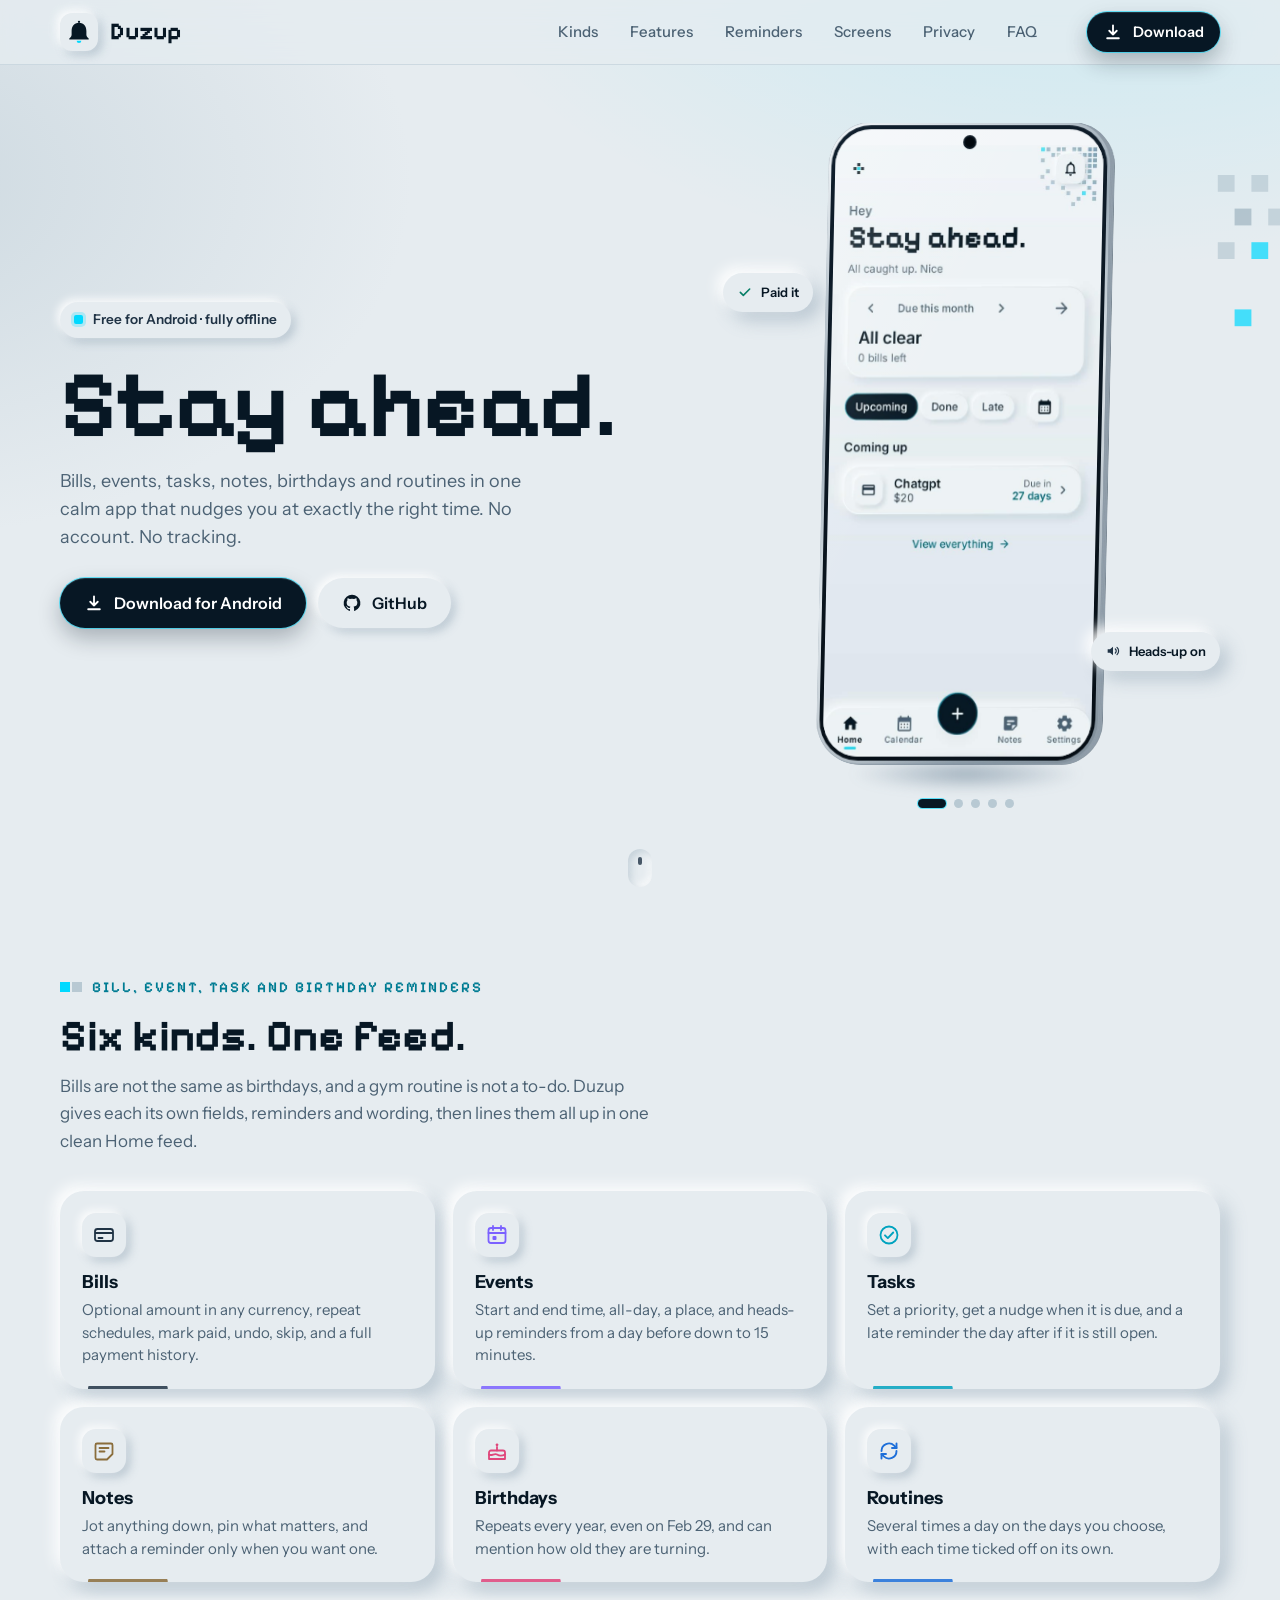
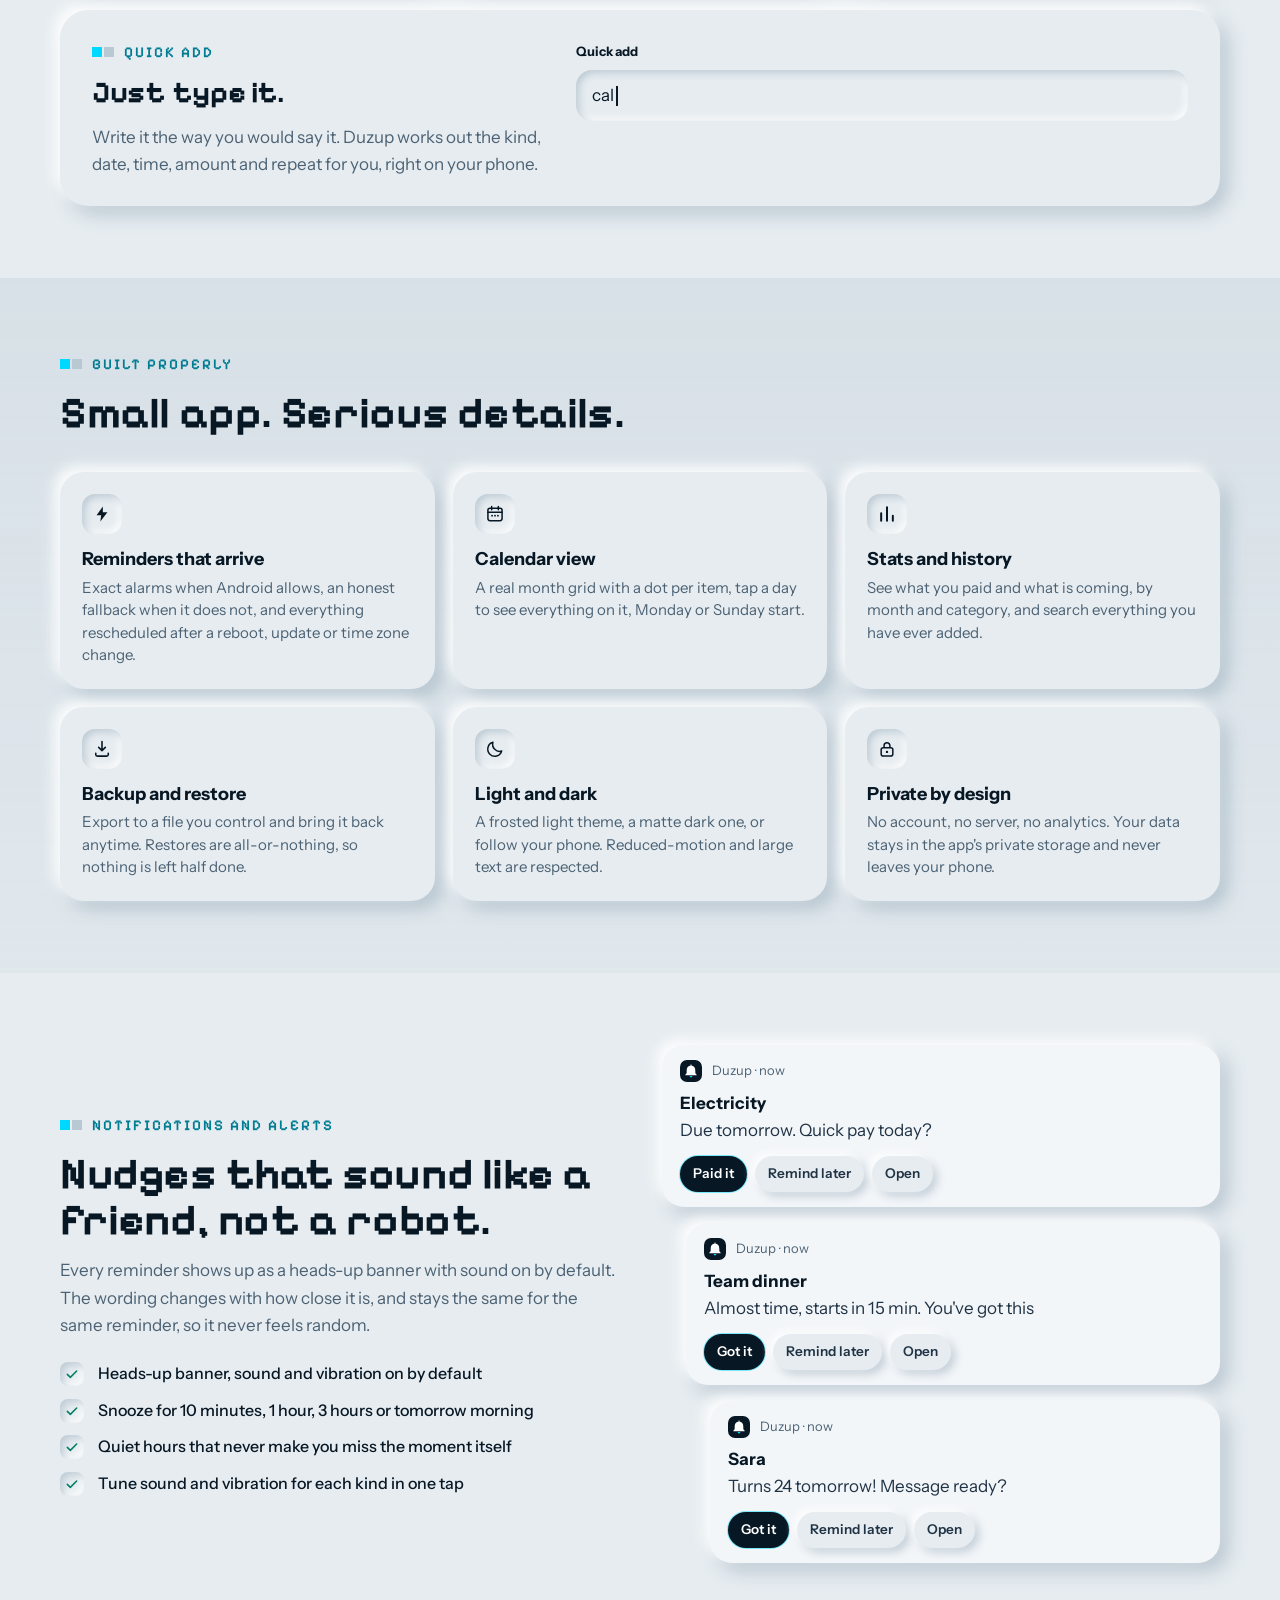
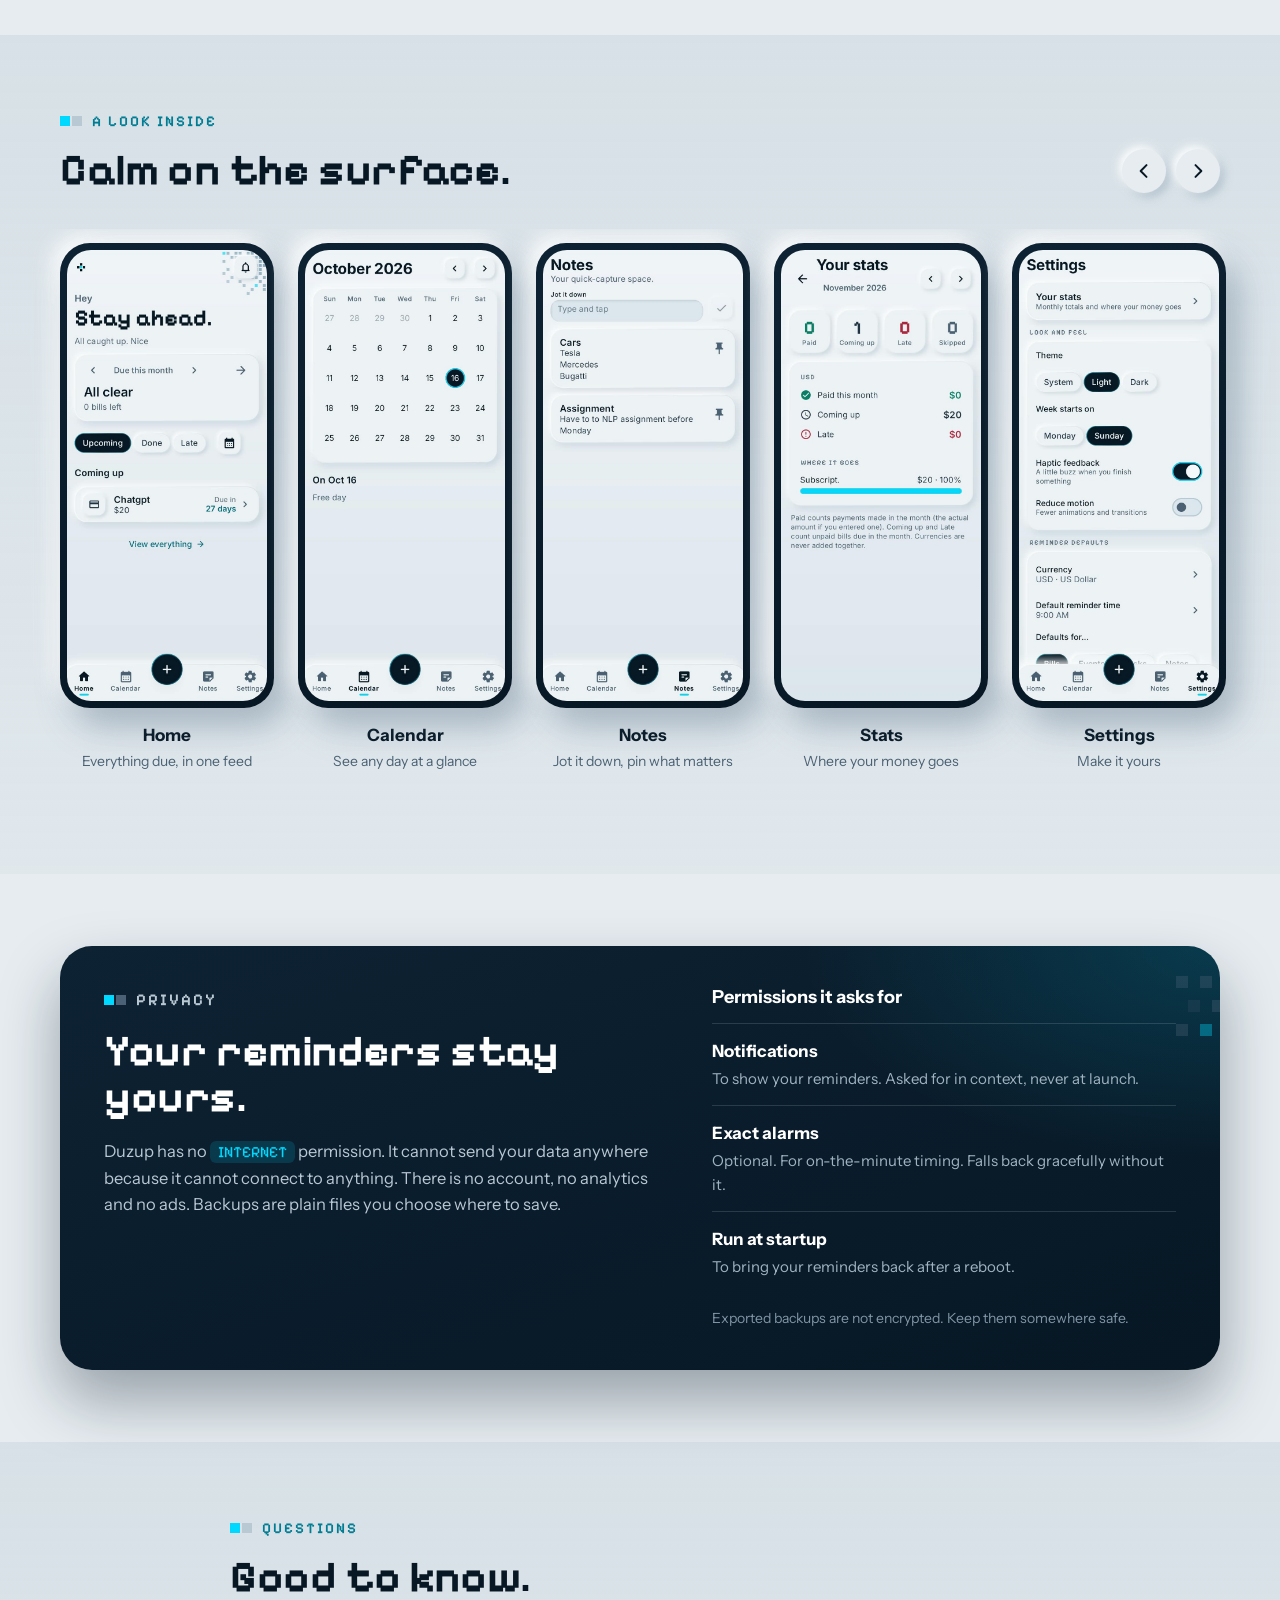
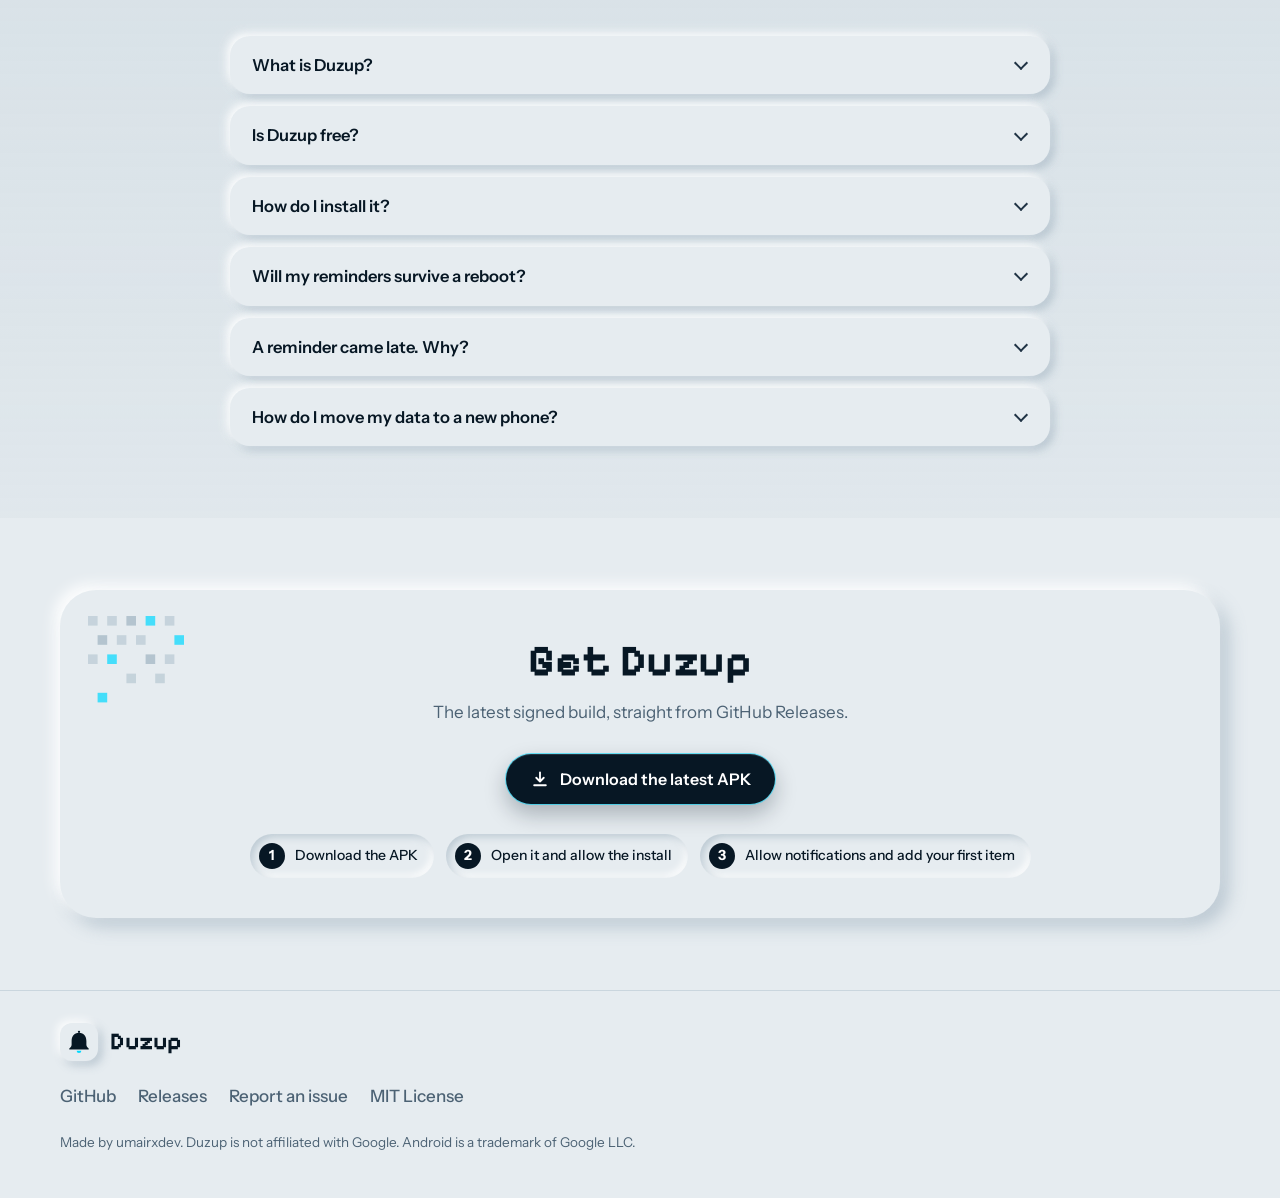
<file: index.html>
<!doctype html>
<html lang="en">
<head>
<meta charset="utf-8">
<meta name="viewport" content="width=device-width, initial-scale=1">
<title>Duzup: Free Offline Reminder App for Android</title>
<meta name="description" content="Duzup is a free, offline Android reminder app for bills, events, tasks, notes, birthdays and routines. Heads-up reminders, quick add, no account, no ads.">
<meta name="keywords" content="reminder app, bill reminder app, offline reminder app, android reminder app, birthday reminder, task reminder app, routine reminder, notes with reminders, private reminder app, no ads reminder">
<meta name="author" content="umairxdev">
<meta name="robots" content="index, follow, max-image-preview:large, max-snippet:-1, max-video-preview:-1">
<meta name="theme-color" content="#E6ECF0">
<meta name="application-name" content="Duzup">
<link rel="canonical" href="https://umairxdev.github.io/Duzup_Web/">
<link rel="icon" href="assets/favicon.svg" type="image/svg+xml">
<link rel="icon" href="assets/favicon-32.png" type="image/png" sizes="32x32">
<link rel="apple-touch-icon" href="assets/apple-touch-icon.png">
<link rel="manifest" href="site.webmanifest">
<link rel="alternate" type="text/plain" href="llms.txt" title="LLM-readable summary">
<meta property="og:site_name" content="Duzup">
<meta property="og:type" content="website">
<meta property="og:locale" content="en_US">
<meta property="og:url" content="https://umairxdev.github.io/Duzup_Web/">
<meta property="og:title" content="Duzup: Free Offline Reminder App for Android">
<meta property="og:description" content="Duzup is a free, offline Android reminder app for bills, events, tasks, notes, birthdays and routines. Heads-up reminders, quick add, no account, no ads.">
<meta property="og:image" content="https://umairxdev.github.io/Duzup_Web/assets/og-image.png">
<meta property="og:image:width" content="1200">
<meta property="og:image:height" content="630">
<meta property="og:image:alt" content="Duzup reminder app home screen next to the headline Stay ahead.">
<meta name="twitter:card" content="summary_large_image">
<meta name="twitter:title" content="Duzup: Free Offline Reminder App for Android">
<meta name="twitter:description" content="Duzup is a free, offline Android reminder app for bills, events, tasks, notes, birthdays and routines. Heads-up reminders, quick add, no account, no ads.">
<meta name="twitter:image" content="https://umairxdev.github.io/Duzup_Web/assets/og-image.png">
<meta name="twitter:image:alt" content="Duzup reminder app home screen next to the headline Stay ahead.">
<script type="application/ld+json">
{
  "@context": "https://schema.org",
  "@graph": [
    {
      "@type": "WebSite",
      "@id": "https://umairxdev.github.io/Duzup_Web/#website",
      "url": "https://umairxdev.github.io/Duzup_Web/",
      "name": "Duzup",
      "description": "Free offline reminder app for Android: bills, events, tasks, notes, birthdays and routines.",
      "inLanguage": "en",
      "publisher": {
        "@id": "https://umairxdev.github.io/Duzup_Web/#author"
      }
    },
    {
      "@type": "Person",
      "@id": "https://umairxdev.github.io/Duzup_Web/#author",
      "name": "umairxdev",
      "url": "https://github.com/umairxdev",
      "sameAs": [
        "https://github.com/umairxdev"
      ]
    },
    {
      "@type": [
        "SoftwareApplication",
        "MobileApplication"
      ],
      "@id": "https://umairxdev.github.io/Duzup_Web/#app",
      "name": "Duzup",
      "alternateName": [
        "Duzup reminder app",
        "Duzup for Android"
      ],
      "url": "https://umairxdev.github.io/Duzup_Web/",
      "description": "Duzup is a free, offline Android reminder app for bills, events, tasks, notes, birthdays and routines, with heads-up notifications, snooze, quiet hours, a calendar view and local backup. No account, no ads, no tracking.",
      "applicationCategory": "UtilitiesApplication",
      "applicationSubCategory": "Reminder app",
      "operatingSystem": "Android 8.0 or later",
      "softwareVersion": "1.0.0",
      "inLanguage": "en",
      "isAccessibleForFree": true,
      "license": "https://github.com/umairxdev/Duzup/blob/main/LICENSE",
      "offers": {
        "@type": "Offer",
        "price": "0",
        "priceCurrency": "USD",
        "availability": "https://schema.org/InStock"
      },
      "downloadUrl": "https://github.com/umairxdev/Duzup/releases/latest",
      "installUrl": "https://github.com/umairxdev/Duzup/releases/latest",
      "codeRepository": "https://github.com/umairxdev/Duzup",
      "author": {
        "@id": "https://umairxdev.github.io/Duzup_Web/#author"
      },
      "datePublished": "2026-10-15",
      "dateModified": "2026-10-16",
      "image": "https://umairxdev.github.io/Duzup_Web/assets/og-image.png",
      "screenshot": [
        "https://umairxdev.github.io/Duzup_Web/shots/home.jpg",
        "https://umairxdev.github.io/Duzup_Web/shots/calendar.jpg",
        "https://umairxdev.github.io/Duzup_Web/shots/notes.jpg",
        "https://umairxdev.github.io/Duzup_Web/shots/stats.jpg",
        "https://umairxdev.github.io/Duzup_Web/shots/settings.jpg"
      ],
      "featureList": [
        "Six reminder types: bills, events, tasks, notes, birthdays and routines",
        "Quick add: type 'call mom tomorrow 6pm' and it fills in the details",
        "Heads-up notifications with sound and vibration, snooze and quiet hours",
        "Calendar view, monthly stats and searchable history",
        "Local JSON backup and restore",
        "Light and dark theme",
        "Fully offline: no account, no ads, no analytics, no internet permission"
      ],
      "keywords": "reminder app, bill reminder app, offline reminder app, android reminder app, birthday reminder, task reminder, habit routine reminder, no ads, privacy"
    },
    {
      "@type": "FAQPage",
      "@id": "https://umairxdev.github.io/Duzup_Web/#faq",
      "mainEntity": [
        {
          "@type": "Question",
          "name": "What is Duzup?",
          "acceptedAnswer": {
            "@type": "Answer",
            "text": "Duzup is a free, open-source reminder app for Android. It keeps bills, events, tasks, notes, birthdays and routines in one place and sends heads-up notifications at the right time. It works fully offline, with no account, no ads and no tracking."
          }
        },
        {
          "@type": "Question",
          "name": "Is Duzup free?",
          "acceptedAnswer": {
            "@type": "Answer",
            "text": "Yes. It is free and open source under the MIT license, with no ads and no in-app purchases."
          }
        },
        {
          "@type": "Question",
          "name": "How do I install it?",
          "acceptedAnswer": {
            "@type": "Answer",
            "text": "Download the APK from the button above, open it on your phone, and allow installs from your browser or file manager if Android asks. Then open Duzup and allow notifications when prompted."
          }
        },
        {
          "@type": "Question",
          "name": "Will my reminders survive a reboot?",
          "acceptedAnswer": {
            "@type": "Answer",
            "text": "Yes. Duzup restores its reminders after a reboot, an app update and when the time or time zone changes."
          }
        },
        {
          "@type": "Question",
          "name": "A reminder came late. Why?",
          "acceptedAnswer": {
            "@type": "Answer",
            "text": "Some phone makers restrict background apps aggressively. In Settings, Duzup can open your battery settings so you can let it run unrestricted. If exact alarms are off, reminders may land a few minutes late."
          }
        },
        {
          "@type": "Question",
          "name": "How do I move my data to a new phone?",
          "acceptedAnswer": {
            "@type": "Answer",
            "text": "Open Settings, export a backup file, move it to the new phone and import it. Without a backup, uninstalling the app or clearing its data removes your items."
          }
        }
      ]
    }
  ]
}
</script>
<link rel="preconnect" href="https://fonts.googleapis.com">
<link rel="preconnect" href="https://fonts.gstatic.com" crossorigin>
<link href="https://fonts.googleapis.com/css2?family=Instrument+Sans:wght@400;500;600;700&family=Pixelify+Sans:wght@500;600;700&display=swap" rel="stylesheet">
<link rel="stylesheet" href="styles.css">
<script>document.documentElement.classList.add('js');</script>
</head>
<body>

<!-- Reusable bell mark -->
<svg width="0" height="0" style="position:absolute" aria-hidden="true">
  <defs>
    <symbol id="bell" viewBox="28 26 52 52">
      <path fill="currentColor" d="M54,32 C43,32 38,40 38,50 L38,58 C38,62 35,64 33,66 L33,68 L75,68 L75,66 C73,64 70,62 70,58 L70,50 C70,40 65,32 54,32 Z"/>
      <circle cx="54" cy="30" r="2.5" fill="currentColor"/>
      <path fill="#00D9FF" d="M49,71 a5,5 0 0 0 10,0 Z"/>
    </symbol>
    <symbol id="i-bill" viewBox="0 0 24 24"><rect x="3" y="6" width="18" height="12" rx="2.5" fill="none" stroke="currentColor" stroke-width="1.8"/><path d="M3 10h18" stroke="currentColor" stroke-width="1.8"/><path d="M6.5 15h4" stroke="currentColor" stroke-width="1.8" stroke-linecap="round"/></symbol>
    <symbol id="i-event" viewBox="0 0 24 24"><rect x="3.5" y="5" width="17" height="15" rx="2.5" fill="none" stroke="currentColor" stroke-width="1.8"/><path d="M3.5 10h17M8 3v4M16 3v4" stroke="currentColor" stroke-width="1.8" stroke-linecap="round"/><rect x="7.5" y="13" width="4" height="4" rx="1" fill="currentColor"/></symbol>
    <symbol id="i-task" viewBox="0 0 24 24"><circle cx="12" cy="12" r="8.5" fill="none" stroke="currentColor" stroke-width="1.8"/><path d="M8 12.3l2.8 2.8L16.2 9.5" fill="none" stroke="currentColor" stroke-width="1.9" stroke-linecap="round" stroke-linejoin="round"/></symbol>
    <symbol id="i-note" viewBox="0 0 24 24"><path d="M5 4.5h14a1.5 1.5 0 0 1 1.5 1.5v9l-5.5 5.5H5A1.5 1.5 0 0 1 3.5 19V6A1.5 1.5 0 0 1 5 4.5z" fill="none" stroke="currentColor" stroke-width="1.8" stroke-linejoin="round"/><path d="M7.5 9h9M7.5 12.5h5" stroke="currentColor" stroke-width="1.8" stroke-linecap="round"/></symbol>
    <symbol id="i-cake" viewBox="0 0 24 24"><path d="M4 20h16v-6.5a2 2 0 0 0-2-2H6a2 2 0 0 0-2 2z" fill="none" stroke="currentColor" stroke-width="1.8" stroke-linejoin="round"/><path d="M4 15.5c2.7 2 5.3-1.8 8 0s5.3 1.5 8 0M12 11.5V8" fill="none" stroke="currentColor" stroke-width="1.8" stroke-linecap="round"/><circle cx="12" cy="5.8" r="1.4" fill="currentColor"/></symbol>
    <symbol id="i-routine" viewBox="0 0 24 24"><path d="M4.5 12a7.5 7.5 0 0 1 12.7-5.4L19.5 9M19.5 12a7.5 7.5 0 0 1-12.7 5.4L4.5 15" fill="none" stroke="currentColor" stroke-width="1.9" stroke-linecap="round" stroke-linejoin="round"/><path d="M19.5 4.5V9H15M4.5 19.5V15H9" fill="none" stroke="currentColor" stroke-width="1.9" stroke-linecap="round" stroke-linejoin="round"/></symbol>
    <symbol id="i-bolt" viewBox="0 0 24 24"><path d="M13 3L5.5 13.5H11L10 21l8.5-11H13z" fill="currentColor"/></symbol>
    <symbol id="i-cal" viewBox="0 0 24 24"><rect x="3.5" y="5" width="17" height="15" rx="2.5" fill="none" stroke="currentColor" stroke-width="1.8"/><path d="M3.5 10h17M8 3v4M16 3v4" stroke="currentColor" stroke-width="1.8" stroke-linecap="round"/><circle cx="8.5" cy="14" r="1.1" fill="currentColor"/><circle cx="12" cy="14" r="1.1" fill="currentColor"/><circle cx="15.5" cy="14" r="1.1" fill="currentColor"/></symbol>
    <symbol id="i-chart" viewBox="0 0 24 24"><path d="M5 20V11M12 20V4M19 20v-6" stroke="currentColor" stroke-width="2.4" stroke-linecap="round"/></symbol>
    <symbol id="i-lock" viewBox="0 0 24 24"><rect x="5" y="10.5" width="14" height="10" rx="2.5" fill="none" stroke="currentColor" stroke-width="1.8"/><path d="M8.5 10.5V8a3.5 3.5 0 0 1 7 0v2.5" fill="none" stroke="currentColor" stroke-width="1.8"/><circle cx="12" cy="15.5" r="1.4" fill="currentColor"/></symbol>
    <symbol id="i-moon" viewBox="0 0 24 24"><path d="M20 14.5A8.5 8.5 0 0 1 9.5 4a8.5 8.5 0 1 0 10.5 10.5z" fill="none" stroke="currentColor" stroke-width="1.8" stroke-linejoin="round"/></symbol>
    <symbol id="i-save" viewBox="0 0 24 24"><path d="M12 3v11m0 0l-4-4m4 4l4-4M4.5 17v1.5A2 2 0 0 0 6.5 20.5h11a2 2 0 0 0 2-2V17" fill="none" stroke="currentColor" stroke-width="1.9" stroke-linecap="round" stroke-linejoin="round"/></symbol>
    <symbol id="i-down" viewBox="0 0 24 24"><path d="M12 4v11m0 0l-4.5-4.5M12 15l4.5-4.5M5 19.5h14" fill="none" stroke="currentColor" stroke-width="2.2" stroke-linecap="round" stroke-linejoin="round"/></symbol>
    <symbol id="i-gh" viewBox="0 0 24 24"><path fill="currentColor" d="M12 2a10 10 0 0 0-3.16 19.49c.5.09.68-.22.68-.48v-1.7c-2.78.6-3.37-1.34-3.37-1.34-.45-1.15-1.11-1.46-1.11-1.46-.9-.62.07-.6.07-.6 1 .07 1.53 1.03 1.53 1.03.89 1.52 2.34 1.08 2.9.83.09-.65.35-1.08.63-1.33-2.22-.25-4.55-1.11-4.55-4.94 0-1.09.39-1.98 1.03-2.68-.1-.25-.45-1.27.1-2.64 0 0 .84-.27 2.75 1.02a9.5 9.5 0 0 1 5 0c1.91-1.29 2.75-1.02 2.75-1.02.55 1.37.2 2.39.1 2.64.64.7 1.03 1.59 1.03 2.68 0 3.84-2.34 4.69-4.57 4.93.36.31.68.92.68 1.85v2.74c0 .27.18.58.69.48A10 10 0 0 0 12 2z"/></symbol>
    <symbol id="i-check" viewBox="0 0 24 24"><path d="M5 12.5l4.5 4.5L19 7.5" fill="none" stroke="currentColor" stroke-width="2.4" stroke-linecap="round" stroke-linejoin="round"/></symbol>
    <symbol id="i-vol" viewBox="0 0 24 24"><path d="M4 9.5h3.5L12 5.5v13l-4.5-4H4z" fill="currentColor"/><path d="M15.5 9a4 4 0 0 1 0 6M18 6.5a7.5 7.5 0 0 1 0 11" fill="none" stroke="currentColor" stroke-width="1.8" stroke-linecap="round"/></symbol>
  </defs>
</svg>

<a class="skip" href="#main">Skip to content</a>

<div class="progress" id="progress" aria-hidden="true"></div>
<header class="nav" id="top">
  <div class="wrap nav-in">
    <a class="brand" href="#top" aria-label="Duzup home">
      <span class="brand-mark"><svg><use href="#bell"/></svg></span>
      <span class="brand-name">Duzup</span>
    </a>
    <nav class="nav-links" aria-label="Primary">
      <a href="#kinds">Kinds</a>
      <a href="#features">Features</a>
      <a href="#reminders">Reminders</a>
      <a href="#screens">Screens</a>
      <a href="#privacy">Privacy</a>
      <a href="#faq">FAQ</a>
    </nav>
    <a class="btn btn-dark btn-sm" href="https://github.com/umairxdev/Duzup/releases/latest" data-download>
      <svg class="ico"><use href="#i-down"/></svg><span>Download</span>
    </a>
  </div>
</header>

<main id="main">

<!-- HERO -->
<section class="hero">
  <div class="pixel-field pf-a" aria-hidden="true"></div>
  <div class="wrap hero-grid">
    <div class="hero-copy">
      <p class="eyebrow rise" style="--i:0"><span class="dot"></span>Free for Android &middot; fully offline</p>
      <h1 class="h1" aria-label="Stay ahead."><span class="w" style="--i:1">Stay</span> <span class="w" style="--i:2">ahead.</span></h1>
      <p class="lede rise" style="--i:3">Bills, events, tasks, notes, birthdays and routines in one calm app that nudges you at exactly the right time. No account. No tracking.</p>
      <div class="cta-row rise" style="--i:4">
        <a class="btn btn-dark btn-lg" href="https://github.com/umairxdev/Duzup/releases/latest" data-download>
          <svg class="ico"><use href="#i-down"/></svg><span>Download for Android</span>
        </a>
        <a class="btn btn-ghost btn-lg" href="https://github.com/umairxdev/Duzup" rel="noopener">
          <svg class="ico"><use href="#i-gh"/></svg><span>GitHub</span>
        </a>
      </div>
    </div>

    <div class="hero-device rise" style="--i:2">
      <div class="phone-wrap">
      <div class="phone" id="phone">
        <div class="slices" id="slices" aria-hidden="true"></div>
        <div class="phone-front">
        <div class="phone-notch" aria-hidden="true"></div>
        <div class="phone-screen" id="slides">
          <img class="slide on" src="shots/home.jpg" alt="Duzup reminder app home feed showing upcoming bills, events and tasks" width="720" height="1564" fetchpriority="high" decoding="async">
          <img class="slide" src="shots/calendar.jpg" alt="Duzup calendar" width="720" height="1564" loading="lazy">
          <img class="slide" src="shots/notes.jpg" alt="Duzup notes" width="720" height="1564" loading="lazy">
          <img class="slide" src="shots/stats.jpg" alt="Duzup stats" width="720" height="1564" loading="lazy">
          <img class="slide" src="shots/settings.jpg" alt="Duzup settings" width="720" height="1564" loading="lazy">
        </div>
        </div>
      </div>
      <div class="phone-shadow" aria-hidden="true"></div>
      </div>
      <div class="float-chip fc1" aria-hidden="true"><svg><use href="#i-check"/></svg>Paid it</div>
      <div class="float-chip fc2" aria-hidden="true"><svg><use href="#i-vol"/></svg>Heads-up on</div>
      <div class="dots" id="dots" role="tablist" aria-label="Screens">
        <button class="on" role="tab" aria-label="Home" aria-selected="true"></button>
        <button role="tab" aria-label="Calendar" aria-selected="false"></button>
        <button role="tab" aria-label="Notes" aria-selected="false"></button>
        <button role="tab" aria-label="Stats" aria-selected="false"></button>
        <button role="tab" aria-label="Settings" aria-selected="false"></button>
      </div>
    </div>
  </div>
  <a class="scroll-cue" href="#kinds" aria-label="Scroll to content"><span></span></a>
</section>

<!-- KINDS + QUICK ADD -->
<section class="sec" id="kinds">
  <div class="wrap">
    <header class="sec-head reveal">
      <p class="kicker">Bill, event, task and birthday reminders</p>
      <h2>Six kinds. One feed.</h2>
      <p class="sec-lede">Bills are not the same as birthdays, and a gym routine is not a to-do. Duzup gives each its own fields, reminders and wording, then lines them all up in one clean Home feed.</p>
    </header>

    <div class="kinds-grid">
      <article class="kind reveal" style="--accent:#203345"><span class="kind-ic"><svg><use href="#i-bill"/></svg></span><h3>Bills</h3><p>Optional amount in any currency, repeat schedules, mark paid, undo, skip, and a full payment history.</p></article>
      <article class="kind reveal d1" style="--accent:#7B61FF"><span class="kind-ic"><svg><use href="#i-event"/></svg></span><h3>Events</h3><p>Start and end time, all-day, a place, and heads-up reminders from a day before down to 15 minutes.</p></article>
      <article class="kind reveal d2" style="--accent:#00A3BF"><span class="kind-ic"><svg><use href="#i-task"/></svg></span><h3>Tasks</h3><p>Set a priority, get a nudge when it is due, and a late reminder the day after if it is still open.</p></article>
      <article class="kind reveal" style="--accent:#8A6D3B"><span class="kind-ic"><svg><use href="#i-note"/></svg></span><h3>Notes</h3><p>Jot anything down, pin what matters, and attach a reminder only when you want one.</p></article>
      <article class="kind reveal d1" style="--accent:#E0457B"><span class="kind-ic"><svg><use href="#i-cake"/></svg></span><h3>Birthdays</h3><p>Repeats every year, even on Feb 29, and can mention how old they are turning.</p></article>
      <article class="kind reveal d2" style="--accent:#1E6FD9"><span class="kind-ic"><svg><use href="#i-routine"/></svg></span><h3>Routines</h3><p>Several times a day on the days you choose, with each time ticked off on its own.</p></article>
    </div>

    <div class="qa reveal">
      <div class="qa-copy">
        <p class="kicker">Quick add</p>
        <h3>Just type it.</h3>
        <p>Write it the way you would say it. Duzup works out the kind, date, time, amount and repeat for you, right on your phone.</p>
      </div>
      <div class="qa-demo" aria-live="polite">
        <div class="qa-input"><span class="qa-label">Quick add</span><div class="qa-field"><span id="qa-text"></span><i class="caret"></i></div></div>
        <div class="qa-chips" id="qa-chips"></div>
      </div>
    </div>
  </div>
</section>

<!-- FEATURES -->
<section class="sec sec-tint" id="features">
  <div class="wrap">
    <header class="sec-head reveal">
      <p class="kicker">Built properly</p>
      <h2>Small app. Serious details.</h2>
    </header>
    <div class="feat-grid">
      <article class="feat reveal"><span class="feat-ic"><svg><use href="#i-bolt"/></svg></span><h3>Reminders that arrive</h3><p>Exact alarms when Android allows, an honest fallback when it does not, and everything rescheduled after a reboot, update or time zone change.</p></article>
      <article class="feat reveal d1"><span class="feat-ic"><svg><use href="#i-cal"/></svg></span><h3>Calendar view</h3><p>A real month grid with a dot per item, tap a day to see everything on it, Monday or Sunday start.</p></article>
      <article class="feat reveal d2"><span class="feat-ic"><svg><use href="#i-chart"/></svg></span><h3>Stats and history</h3><p>See what you paid and what is coming, by month and category, and search everything you have ever added.</p></article>
      <article class="feat reveal"><span class="feat-ic"><svg><use href="#i-save"/></svg></span><h3>Backup and restore</h3><p>Export to a file you control and bring it back anytime. Restores are all-or-nothing, so nothing is left half done.</p></article>
      <article class="feat reveal d1"><span class="feat-ic"><svg><use href="#i-moon"/></svg></span><h3>Light and dark</h3><p>A frosted light theme, a matte dark one, or follow your phone. Reduced-motion and large text are respected.</p></article>
      <article class="feat reveal d2"><span class="feat-ic"><svg><use href="#i-lock"/></svg></span><h3>Private by design</h3><p>No account, no server, no analytics. Your data stays in the app's private storage and never leaves your phone.</p></article>
    </div>
  </div>
</section>

<!-- REMINDERS -->
<section class="sec" id="reminders">
  <div class="wrap rem-grid">
    <div class="rem-copy reveal">
      <p class="kicker">Notifications and alerts</p>
      <h2>Nudges that sound like a friend, not a robot.</h2>
      <p class="sec-lede">Every reminder shows up as a heads-up banner with sound on by default. The wording changes with how close it is, and stays the same for the same reminder, so it never feels random.</p>
      <ul class="ticks">
        <li><svg><use href="#i-check"/></svg>Heads-up banner, sound and vibration on by default</li>
        <li><svg><use href="#i-check"/></svg>Snooze for 10 minutes, 1 hour, 3 hours or tomorrow morning</li>
        <li><svg><use href="#i-check"/></svg>Quiet hours that never make you miss the moment itself</li>
        <li><svg><use href="#i-check"/></svg>Tune sound and vibration for each kind in one tap</li>
      </ul>
    </div>
    <div class="notifs">
      <div class="notif reveal">
        <div class="n-head"><span class="n-app"><svg><use href="#bell"/></svg></span><span>Duzup &middot; now</span></div>
        <b>Electricity</b>
        <p>Due tomorrow. Quick pay today?</p>
        <div class="n-act"><span>Paid it</span><span>Remind later</span><span>Open</span></div>
      </div>
      <div class="notif reveal d1">
        <div class="n-head"><span class="n-app"><svg><use href="#bell"/></svg></span><span>Duzup &middot; now</span></div>
        <b>Team dinner</b>
        <p>Almost time, starts in 15 min. You've got this</p>
        <div class="n-act"><span>Got it</span><span>Remind later</span><span>Open</span></div>
      </div>
      <div class="notif reveal d2">
        <div class="n-head"><span class="n-app"><svg><use href="#bell"/></svg></span><span>Duzup &middot; now</span></div>
        <b>Sara</b>
        <p>Turns 24 tomorrow! Message ready?</p>
        <div class="n-act"><span>Got it</span><span>Remind later</span><span>Open</span></div>
      </div>
    </div>
  </div>
</section>

<!-- SCREENSHOTS -->
<section class="sec sec-tint" id="screens">
  <div class="wrap">
    <header class="sec-head sec-head-row reveal">
      <div>
        <p class="kicker">A look inside</p>
        <h2>Calm on the surface.</h2>
      </div>
      <div class="gal-nav">
        <button id="gal-prev" aria-label="Previous screenshot"><svg viewBox="0 0 24 24"><path d="M15 5l-7 7 7 7" fill="none" stroke="currentColor" stroke-width="2.4" stroke-linecap="round" stroke-linejoin="round"/></svg></button>
        <button id="gal-next" aria-label="Next screenshot"><svg viewBox="0 0 24 24"><path d="M9 5l7 7-7 7" fill="none" stroke="currentColor" stroke-width="2.4" stroke-linecap="round" stroke-linejoin="round"/></svg></button>
      </div>
    </header>
  </div>
  <div class="gallery" id="gallery" role="list" tabindex="0" aria-label="App screenshots">
    <figure class="shot-card" role="listitem"><div class="frame"><img src="shots/home.jpg" alt="Home feed with coming up items and the Due this month card" loading="lazy" width="720" height="1564"></div><figcaption><b>Home</b><span>Everything due, in one feed</span></figcaption></figure>
    <figure class="shot-card" role="listitem"><div class="frame"><img src="shots/calendar.jpg" alt="Month calendar with today highlighted" loading="lazy" width="720" height="1564"></div><figcaption><b>Calendar</b><span>See any day at a glance</span></figcaption></figure>
    <figure class="shot-card" role="listitem"><div class="frame"><img src="shots/notes.jpg" alt="Notes with pinned entries" loading="lazy" width="720" height="1564"></div><figcaption><b>Notes</b><span>Jot it down, pin what matters</span></figcaption></figure>
    <figure class="shot-card" role="listitem"><div class="frame"><img src="shots/stats.jpg" alt="Monthly stats with paid, coming up and late totals" loading="lazy" width="720" height="1564"></div><figcaption><b>Stats</b><span>Where your money goes</span></figcaption></figure>
    <figure class="shot-card" role="listitem"><div class="frame"><img src="shots/settings.jpg" alt="Settings with theme, week start and haptics" loading="lazy" width="720" height="1564"></div><figcaption><b>Settings</b><span>Make it yours</span></figcaption></figure>
  </div>
</section>

<!-- PRIVACY -->
<section class="sec" id="privacy">
  <div class="wrap">
    <div class="privacy reveal">
      <div class="pixel-field pf-b" aria-hidden="true"></div>
      <div class="priv-copy">
        <p class="kicker kicker-light">Privacy</p>
        <h2>Your reminders stay yours.</h2>
        <p>Duzup has no <code>INTERNET</code> permission. It cannot send your data anywhere because it cannot connect to anything. There is no account, no analytics and no ads. Backups are plain files you choose where to save.</p>
      </div>
      <div class="priv-list">
        <h3>Permissions it asks for</h3>
        <ul>
          <li><b>Notifications</b><span>To show your reminders. Asked for in context, never at launch.</span></li>
          <li><b>Exact alarms</b><span>Optional. For on-the-minute timing. Falls back gracefully without it.</span></li>
          <li><b>Run at startup</b><span>To bring your reminders back after a reboot.</span></li>
        </ul>
        <p class="priv-note">Exported backups are not encrypted. Keep them somewhere safe.</p>
      </div>
    </div>
  </div>
</section>

<!-- FAQ -->
<section class="sec sec-tint" id="faq">
  <div class="wrap faq-wrap">
    <header class="sec-head reveal">
      <p class="kicker">Questions</p>
      <h2>Good to know.</h2>
    </header>
    <div class="faq reveal">
      <details><summary>What is Duzup?</summary><p>Duzup is a free, open-source reminder app for Android. It keeps bills, events, tasks, notes, birthdays and routines in one place and sends heads-up notifications at the right time. It works fully offline, with no account, no ads and no tracking.</p></details>
      <details><summary>Is Duzup free?</summary><p>Yes. It is free and open source under the MIT license, with no ads and no in-app purchases.</p></details>
      <details><summary>How do I install it?</summary><p>Download the APK from the button above, open it on your phone, and allow installs from your browser or file manager if Android asks. Then open Duzup and allow notifications when prompted.</p></details>
      <details><summary>Will my reminders survive a reboot?</summary><p>Yes. Duzup restores its reminders after a reboot, an app update and when the time or time zone changes.</p></details>
      <details><summary>A reminder came late. Why?</summary><p>Some phone makers restrict background apps aggressively. In Settings, Duzup can open your battery settings so you can let it run unrestricted. If exact alarms are off, reminders may land a few minutes late.</p></details>
      <details><summary>How do I move my data to a new phone?</summary><p>Open Settings, export a backup file, move it to the new phone and import it. Without a backup, uninstalling the app or clearing its data removes your items.</p></details>
    </div>
  </div>
</section>

<!-- DOWNLOAD -->
<section class="sec dl" id="download">
  <div class="wrap">
    <div class="dl-card reveal">
      <div class="pixel-field pf-c" aria-hidden="true"></div>
      <h2>Get Duzup</h2>
      <p class="sec-lede">The latest signed build, straight from GitHub Releases.</p>
      <a class="btn btn-dark btn-lg" href="https://github.com/umairxdev/Duzup/releases/latest" data-download>
        <svg class="ico"><use href="#i-down"/></svg><span>Download the latest APK</span>
      </a>
      <ol class="steps">
        <li><b>1</b><span>Download the APK</span></li>
        <li><b>2</b><span>Open it and allow the install</span></li>
        <li><b>3</b><span>Allow notifications and add your first item</span></li>
      </ol>
    </div>
  </div>
</section>

</main>

<footer class="foot">
  <div class="wrap foot-in">
    <a class="brand" href="#top"><span class="brand-mark"><svg><use href="#bell"/></svg></span><span class="brand-name">Duzup</span></a>
    <nav class="foot-links" aria-label="Footer">
      <a href="https://github.com/umairxdev/Duzup" rel="noopener">GitHub</a>
      <a href="https://github.com/umairxdev/Duzup/releases" rel="noopener">Releases</a>
      <a href="https://github.com/umairxdev/Duzup/issues" rel="noopener">Report an issue</a>
      <a href="https://github.com/umairxdev/Duzup/blob/main/LICENSE" rel="noopener">MIT License</a>
    </nav>
    <p class="fine">Made by umairxdev. Duzup is not affiliated with Google. Android is a trademark of Google LLC.</p>
  </div>
</footer>

<script src="script.js"></script>
</body>
</html>
</file>
<file: styles.css>
/* Duzup web: Digital Ice × neumorphism × pixel. Light theme to match the app. */
:root {
  --ice: #E6ECF0;
  --ice-hi: #F3F6F9;
  --frost: #B8C9D3;
  --cyan: #00D9FF;
  --navy: #203345;
  --ink: #071724;
  --muted: #4C6274;
  --paid: #087F67;
  --soon: #A65A00;
  --late: #B4233B;
  --hl: rgba(255, 255, 255, .92);
  --sh: rgba(121, 146, 165, .42);
  --raise: -6px -6px 14px var(--hl), 8px 8px 18px var(--sh);
  --raise-sm: -3px -3px 8px var(--hl), 4px 4px 10px var(--sh);
  --inset: inset 3px 3px 7px rgba(121, 146, 165, .38), inset -3px -3px 7px var(--hl);
  --r: 24px;
  --wrap: 1160px;
  --display: "Pixelify Sans", "Courier New", monospace;
  --body: "Instrument Sans", system-ui, -apple-system, "Segoe UI", sans-serif;
}

*, *::before, *::after { box-sizing: border-box; }
html { scroll-behavior: smooth; scroll-padding-top: 84px; color-scheme: light; }
body {
  margin: 0;
  font-family: var(--body);
  font-size: 17px;
  line-height: 1.6;
  color: var(--ink);
  background:
    radial-gradient(1100px 600px at 85% -10%, rgba(0, 217, 255, .13), transparent 60%),
    radial-gradient(900px 600px at -10% 20%, rgba(184, 201, 211, .55), transparent 60%),
    var(--ice);
  background-attachment: fixed;
  -webkit-font-smoothing: antialiased;
  overflow-x: hidden;
}
img, svg { display: block; max-width: 100%; }
[hidden] { display: none !important; }
a { color: inherit; text-decoration: none; }
h1, h2, h3, p, ul, ol { margin: 0; }
ul, ol { padding: 0; list-style: none; }
.wrap { width: min(var(--wrap), 100% - 40px); margin-inline: auto; }
.skip { position: absolute; left: -999px; top: 8px; background: var(--ink); color: #fff; padding: 10px 14px; border-radius: 10px; z-index: 100; }
.skip:focus { left: 12px; }
:focus-visible { outline: 3px solid var(--cyan); outline-offset: 3px; border-radius: 10px; }

/* ---------- Nav ---------- */
.nav {
  position: sticky; top: 0; z-index: 50;
  background: rgba(230, 236, 240, .78);
  backdrop-filter: saturate(1.4) blur(14px);
  -webkit-backdrop-filter: saturate(1.4) blur(14px);
  border-bottom: 1px solid rgba(184, 201, 211, .55);
}
.nav-in { display: flex; align-items: center; gap: 28px; height: 64px; transition: height .3s ease; }
.nav.scrolled { box-shadow: 0 8px 24px rgba(121, 146, 165, .25); }
.nav.scrolled .nav-in { height: 56px; }
.brand { display: inline-flex; align-items: center; gap: 12px; }
.brand-mark { width: 38px; height: 38px; border-radius: 12px; background: var(--ice); box-shadow: var(--raise-sm); display: grid; place-items: center; color: var(--ink); }
.brand-mark svg { width: 24px; height: 24px; }
.brand-name { font-family: var(--display); font-weight: 700; font-size: 24px; letter-spacing: .5px; }
.nav-links { display: flex; gap: 4px; margin-left: auto; margin-right: 8px; }
.nav-links a { padding: 8px 14px; border-radius: 999px; font-weight: 500; font-size: 15px; color: var(--muted); transition: color .2s, background .2s; }
.nav-links a:hover { color: var(--ink); background: rgba(255, 255, 255, .6); }

/* ---------- Buttons ---------- */
.btn {
  display: inline-flex; align-items: center; justify-content: center; gap: 10px;
  font: 600 16px/1 var(--body);
  border: 0; cursor: pointer; border-radius: 999px;
  transition: transform .2s ease, box-shadow .2s ease, background .2s ease;
  white-space: nowrap;
}
.btn .ico { width: 20px; height: 20px; flex: none; }
.btn-sm { padding: 10px 16px; font-size: 14.5px; margin-left: auto; }
.nav-links + .btn-sm { margin-left: 0; }
.btn-lg { padding: 15px 24px; }
.btn-dark {
  color: #fff; background: var(--ink);
  box-shadow: 0 0 0 1px rgba(0, 217, 255, .55), 0 10px 22px rgba(7, 23, 36, .28), inset 0 1px 0 rgba(255, 255, 255, .12);
}
.btn-dark:hover { transform: translateY(-1px); box-shadow: 0 0 0 1px var(--cyan), 0 10px 22px rgba(7, 23, 36, .28), inset 0 1px 0 rgba(255, 255, 255, .12); }
.btn-dark:active { transform: translateY(0); }
.btn-ghost { color: var(--ink); background: var(--ice); box-shadow: var(--raise-sm); }
.btn-ghost:hover { box-shadow: var(--raise); }
.btn-ghost:active { box-shadow: var(--inset); transform: none; }

/* ---------- Pixel decoration ---------- */
.pixel-field { position: absolute; pointer-events: none; width: 8px; height: 8px; }
.pixel-field::before {
  content: ""; position: absolute; left: 0; top: 0; width: 12px; height: 12px;
  background: var(--frost);
  box-shadow:
    24px 0 0 var(--frost), 48px 0 0 #9fb4c1, 72px 0 0 var(--cyan), 96px 0 0 var(--frost),
    12px 24px 0 #9fb4c1, 36px 24px 0 var(--frost), 60px 24px 0 var(--frost), 108px 24px 0 var(--cyan),
    0 48px 0 var(--frost), 24px 48px 0 var(--cyan), 72px 48px 0 #9fb4c1, 96px 48px 0 var(--frost),
    48px 72px 0 var(--frost), 84px 72px 0 var(--frost), 12px 96px 0 var(--cyan);
  opacity: .7;
}
.pf-a { right: 4%; top: 110px; transform: scale(1.4); transform-origin: top right; }
.pf-b { right: 36px; top: 30px; opacity: .5; }
.pf-b::before { background: #4b6276; box-shadow:
    24px 0 0 #4b6276, 48px 0 0 #314a5f, 72px 0 0 var(--cyan), 12px 24px 0 #314a5f, 36px 24px 0 #4b6276, 60px 24px 0 #4b6276,
    0 48px 0 #4b6276, 24px 48px 0 var(--cyan), 48px 48px 0 #314a5f; }
.pf-c { left: 28px; top: 26px; transform: scale(.8); transform-origin: top left; }

/* ---------- Reveal ---------- */
.js .reveal { opacity: 0; transform: translateY(18px); transition: opacity .7s cubic-bezier(.2, .7, .2, 1), transform .7s cubic-bezier(.2, .7, .2, 1); }
.js .reveal.in { opacity: 1; transform: none; }
.d1 { transition-delay: .08s !important; } .d2 { transition-delay: .16s !important; } .d3 { transition-delay: .24s !important; } .d4 { transition-delay: .32s !important; }

/* ---------- Hero ---------- */
.hero { position: relative; min-height: calc(100svh - 64px); display: grid; align-items: center; padding: 20px 0 56px; }
.hero-grid { display: grid; grid-template-columns: 1.1fr .9fr; align-items: center; gap: 32px; }
.eyebrow { display: inline-flex; align-items: center; gap: 10px; padding: 7px 14px; border-radius: 999px; background: var(--ice); box-shadow: var(--raise-sm); font-size: 13.5px; font-weight: 600; color: var(--navy); }
.eyebrow .dot { width: 9px; height: 9px; background: var(--cyan); box-shadow: 0 0 0 3px rgba(0, 217, 255, .25); border-radius: 2px; animation: pulse 2.4s ease-in-out infinite; }
@keyframes pulse { 50% { box-shadow: 0 0 0 6px rgba(0, 217, 255, 0); } }
.h1 { margin: 20px 0 16px; font-family: var(--display); font-weight: 700; font-size: clamp(46px, min(7.4vw, 12.5vh), 104px); line-height: 1; letter-spacing: -1px; white-space: nowrap; }
.h1 .w { display: inline-block; }
.lede { max-width: 480px; font-size: 18px; line-height: 1.55; color: var(--muted); }
.cta-row { display: flex; flex-wrap: wrap; gap: 12px; margin-top: 26px; }
.fine { font-size: 13.5px; color: var(--muted); }
.hero .fine { margin-top: 16px; }

/* load-in choreography */
.js .rise, .js .h1 .w { opacity: 0; transform: translateY(22px); animation: rise .8s cubic-bezier(.2, .75, .2, 1) forwards; animation-delay: calc(var(--i, 0) * 90ms + 80ms); }
.js .h1 .w { transform: translateY(40px) scale(.96); filter: blur(6px); animation-name: rise-w; animation-duration: .95s; }
@keyframes rise { to { opacity: 1; transform: none; } }
@keyframes rise-w { to { opacity: 1; transform: none; filter: none; } }

.hero-device { position: relative; display: grid; justify-items: center; gap: 34px; perspective: 1300px; }
.phone-wrap { position: relative; display: grid; justify-items: center; }
.phone {
  --t: 16px; /* device thickness */
  --w: min(296px, 78vw, calc((100svh - 150px) * 0.47));
  position: relative; width: var(--w); height: calc((var(--w) - 14px) * 2.2306 + 14px);
  transform-style: preserve-3d;
  transform: rotateY(var(--ry, -18deg)) rotateX(var(--rx, 4deg)) translateY(var(--py, 0px));
  transition: transform .6s cubic-bezier(.2, .75, .2, 1);
  will-change: transform;
}
.phone.live { transition: transform .12s linear; }
/* the rounded metal body, built from stacked slices so the edge has real depth */
.slices { position: absolute; inset: 0; transform-style: preserve-3d; }
.slices i { position: absolute; inset: 0; border-radius: 44px; background: #98a6b1; }
.slices i:nth-child(even) { background: #8693a0; }
.slices i:last-child { background: #5d6b77; }
.phone-front {
  position: absolute; inset: 0; padding: 4px; border-radius: 44px; transform: translateZ(calc(var(--t) / 2 + .5px));
  border: 3px solid transparent;
  background: linear-gradient(160deg, #101f2d, #050d14) padding-box, linear-gradient(140deg, #f3f7fa, #9aa9b5 35%, #dfe6eb 55%, #7b8a96) border-box;
}
.phone-screen::after { content: ""; position: absolute; inset: 0; z-index: 4; pointer-events: none; background: linear-gradient(115deg, rgba(255, 255, 255, .22) 0%, rgba(255, 255, 255, .06) 28%, transparent 42%); }
.phone-shadow { position: absolute; left: 50%; bottom: -26px; width: 78%; height: 34px; transform: translateX(-50%); background: radial-gradient(closest-side, rgba(60, 90, 115, .42), transparent); filter: blur(6px); pointer-events: none; }
.phone-notch { position: absolute; top: 12px; left: 50%; width: 10px; height: 10px; margin-left: -5px; border-radius: 50%; background: #02080e; box-shadow: 0 0 0 2px #0b1620; z-index: 5; }
.phone-screen { position: relative; width: 100%; height: 100%; border-radius: 37px; overflow: hidden; background: #F3F6F9; }
.slide { position: absolute; left: 0; right: 0; bottom: 0; width: 100%; height: auto; opacity: 0; transform: scale(1.04); transition: opacity .7s ease, transform 1.1s cubic-bezier(.2, .75, .2, 1); }
.slide.on { opacity: 1; transform: none; }

.float-chip { position: absolute; display: inline-flex; align-items: center; gap: 8px; padding: 9px 14px; border-radius: 999px; background: var(--ice); box-shadow: var(--raise); font-weight: 600; font-size: 13px; animation: bob 6s ease-in-out infinite; z-index: 4; }
.float-chip svg { width: 16px; height: 16px; color: var(--paid); }
.fc1 { left: 2%; top: 22%; } .fc2 { right: 0; bottom: 20%; animation-delay: -3s; } .fc2 svg { color: var(--navy); }
@keyframes bob { 0%, 100% { transform: translateY(0); } 50% { transform: translateY(-8px); } }

.dots { display: flex; gap: 8px; }
.dots button { width: 9px; height: 9px; padding: 0; border: 0; border-radius: 99px; background: var(--frost); cursor: pointer; transition: width .35s ease, background .35s ease; position: relative; }
.dots button::before { content: ""; position: absolute; inset: -10px -4px; }
.dots button.on { width: 28px; background: var(--ink); box-shadow: 0 0 0 1px rgba(0, 217, 255, .6); }

.scroll-cue { position: absolute; left: 50%; bottom: 14px; width: 24px; height: 38px; margin-left: -12px; border-radius: 14px; box-shadow: var(--inset); opacity: .8; }
.scroll-cue span { position: absolute; left: 50%; top: 8px; width: 4px; height: 8px; margin-left: -2px; border-radius: 2px; background: var(--navy); animation: cue 1.8s ease-in-out infinite; }
@keyframes cue { 0% { opacity: 0; transform: translateY(0); } 30% { opacity: 1; } 100% { opacity: 0; transform: translateY(12px); } }

.progress { position: fixed; left: 0; top: 0; height: 3px; width: 100%; z-index: 60; transform-origin: left; transform: scaleX(0); background: linear-gradient(90deg, var(--cyan), #7be9fb); }

/* ---------- Sections ---------- */
.sec { padding: 72px 0; position: relative; }
.sec-tint { background: linear-gradient(180deg, rgba(184, 201, 211, .32), rgba(184, 201, 211, .12)); }
.sec-head { max-width: 680px; margin-bottom: 36px; }
.sec-head-row { max-width: none; display: flex; align-items: flex-end; justify-content: space-between; gap: 20px; }
.kicker { font-family: var(--display); font-weight: 600; font-size: 15px; letter-spacing: 2px; text-transform: uppercase; color: #007c93; margin-bottom: 14px; display: inline-flex; align-items: center; gap: 10px; }
.kicker::before { content: ""; width: 10px; height: 10px; background: var(--cyan); box-shadow: 12px 0 0 var(--frost); margin-right: 12px; }
.kicker-light { color: var(--cyan); } .kicker-light::before { box-shadow: 12px 0 0 #4b6276; }
h2 { font-family: var(--display); font-weight: 700; font-size: clamp(30px, 4vw, 44px); line-height: 1.05; letter-spacing: -.4px; }
h3 { font-weight: 700; font-size: 18px; line-height: 1.25; }
.sec-lede { margin-top: 14px; font-size: 17px; color: var(--muted); max-width: 600px; }

/* kinds */
.kinds-grid { display: grid; grid-template-columns: repeat(3, 1fr); gap: 18px; }
.kind { padding: 22px; border-radius: var(--r); background: var(--ice); box-shadow: var(--raise); transition: transform .3s ease, box-shadow .3s ease; position: relative; overflow: hidden; }
.kind::after { content: ""; position: absolute; left: 28px; right: 28px; bottom: 0; height: 3px; border-radius: 3px 3px 0 0; background: var(--accent); opacity: .85; transform: scaleX(.25); transform-origin: left; transition: transform .4s ease; }
.kind:hover { transform: translateY(-4px); }
.kind:hover::after { transform: scaleX(1); }
.kind-ic { width: 44px; height: 44px; border-radius: 14px; display: grid; place-items: center; color: var(--accent); background: var(--ice); box-shadow: var(--raise-sm); margin-bottom: 14px; transition: transform .4s cubic-bezier(.2, .75, .2, 1); }
.kind:hover .kind-ic { transform: rotate(-8deg) scale(1.1); }
.kind-ic svg { width: 24px; height: 24px; }
.kind h3 { margin-bottom: 6px; } .kind p { color: var(--muted); font-size: 15px; line-height: 1.5; }

/* quick add */
.qa { margin-top: 28px; display: grid; grid-template-columns: .85fr 1.15fr; gap: 32px; align-items: center; padding: 28px 32px; border-radius: 28px; background: var(--ice); box-shadow: var(--raise); }
.qa-copy h3 { font-family: var(--display); font-size: 30px; font-weight: 700; letter-spacing: -.3px; margin-bottom: 12px; }
.qa-copy p:last-child { color: var(--muted); }
.qa-copy .kicker { margin-bottom: 10px; }
.qa-input { display: grid; gap: 8px; }
.qa-label { font-size: 13px; font-weight: 700; }
.qa-field { min-height: 50px; padding: 12px 16px; border-radius: 16px; background: var(--ice); box-shadow: var(--inset); font-size: 17px; display: flex; align-items: center; flex-wrap: wrap; }
.caret { width: 2px; height: 20px; background: var(--ink); margin-left: 2px; animation: blink 1s steps(1) infinite; }
@keyframes blink { 50% { opacity: 0; } }
.qa-chips { display: flex; flex-wrap: wrap; gap: 8px; margin-top: 14px; min-height: 40px; }
.chip { display: inline-flex; align-items: center; gap: 8px; padding: 8px 13px; border-radius: 999px; background: var(--ice); box-shadow: var(--raise-sm); font-weight: 600; font-size: 14px; animation: pop .4s cubic-bezier(.2, .9, .3, 1.2) both; }
.chip:nth-child(2) { animation-delay: .08s; } .chip:nth-child(3) { animation-delay: .16s; }
.chip svg { width: 18px; height: 18px; }
.chip.kind-chip { background: var(--ink); color: #fff; box-shadow: 0 0 0 1px rgba(0, 217, 255, .6); }
.chip.kind-chip svg { color: var(--cyan); }
@keyframes pop { from { opacity: 0; transform: translateY(6px) scale(.96); } to { opacity: 1; transform: none; } }

/* features */
.feat-grid { display: grid; grid-template-columns: repeat(3, 1fr); gap: 18px; }
.feat { padding: 22px; border-radius: var(--r); background: var(--ice); box-shadow: var(--raise); transition: transform .35s cubic-bezier(.2, .75, .2, 1), box-shadow .35s; }
.feat:hover { transform: translateY(-4px); box-shadow: -8px -8px 18px var(--hl), 12px 12px 24px var(--sh); }
.feat-ic { width: 40px; height: 40px; border-radius: 13px; display: grid; place-items: center; color: var(--ink); box-shadow: var(--inset); margin-bottom: 14px; }
.feat-ic svg { width: 20px; height: 20px; }
.feat h3 { margin-bottom: 6px; } .feat p { color: var(--muted); font-size: 15px; line-height: 1.5; }

/* reminders */
.rem-grid { display: grid; grid-template-columns: 1fr 1fr; gap: 44px; align-items: center; }
.ticks { margin-top: 22px; display: grid; gap: 11px; font-size: 16px; }
.ticks li { display: flex; gap: 14px; align-items: flex-start; font-weight: 500; }
.ticks svg { width: 24px; height: 24px; flex: none; padding: 4px; border-radius: 8px; color: var(--paid); box-shadow: var(--inset); margin-top: 1px; }
.notifs { display: grid; gap: 16px; }
.notif { padding: 15px 18px; border-radius: 22px; transition: transform .4s cubic-bezier(.2, .75, .2, 1); background: var(--ice-hi); box-shadow: var(--raise); }
.notif:nth-child(2) { margin-left: 24px; } .notif:nth-child(3) { margin-left: 48px; }
.notif:hover { transform: translateX(-6px); }
.n-head { display: flex; align-items: center; gap: 10px; font-size: 13px; color: var(--muted); margin-bottom: 8px; }
.n-app { width: 22px; height: 22px; border-radius: 7px; background: var(--ink); color: #fff; display: grid; place-items: center; } .n-app svg { width: 14px; height: 14px; }
.notif b { display: block; font-size: 17px; } .notif p { color: var(--navy); }
.n-act { display: flex; gap: 8px; margin-top: 12px; flex-wrap: wrap; }
.n-act span { padding: 7px 13px; border-radius: 999px; font-size: 13.5px; font-weight: 600; background: var(--ice); box-shadow: var(--raise-sm); color: var(--navy); }
.n-act span:first-child { background: var(--ink); color: #fff; box-shadow: 0 0 0 1px rgba(0, 217, 255, .5); }

/* gallery */
.gallery { display: flex; gap: 24px; overflow-x: auto; scroll-snap-type: x mandatory; padding: 14px max(20px, calc((100% - var(--wrap)) / 2)) 30px; scrollbar-width: none; scroll-behavior: smooth; -webkit-overflow-scrolling: touch; }
.gallery::-webkit-scrollbar { display: none; }
.shot-card { flex: none; width: 214px; margin: 0; scroll-snap-align: center; }
.frame { position: relative; aspect-ratio: 720 / 1564; border-radius: 30px; padding: 7px; background: linear-gradient(160deg, #0d2233, #071724); box-shadow: 12px 18px 34px rgba(60, 90, 115, .36), -8px -8px 20px var(--hl); overflow: hidden; }
.frame img { width: 100%; height: 100%; object-fit: cover; border-radius: 24px; }
.shot-card figcaption { margin-top: 14px; text-align: center; display: grid; gap: 1px; }
.shot-card figcaption b { font-weight: 700; } .shot-card figcaption span { color: var(--muted); font-size: 14px; }
.gal-nav { display: flex; gap: 10px; }
.gal-nav button { width: 44px; height: 44px; border: 0; border-radius: 50%; background: var(--ice); box-shadow: var(--raise-sm); color: var(--ink); cursor: pointer; display: grid; place-items: center; transition: box-shadow .2s, transform .2s; }
.gal-nav button svg { width: 20px; height: 20px; }
.gal-nav button:hover { transform: translateY(-2px); } .gal-nav button:active { box-shadow: var(--inset); transform: none; }

/* privacy */
.privacy { position: relative; overflow: hidden; display: grid; grid-template-columns: 1.1fr .9fr; gap: 40px; padding: 40px 44px; border-radius: 32px; color: #E6ECF0; background: radial-gradient(700px 360px at 100% 0, rgba(0, 217, 255, .16), transparent 60%), linear-gradient(160deg, #0d2233, #071724); box-shadow: 0 30px 60px rgba(7, 23, 36, .35); }
.privacy h2 { color: #fff; margin-bottom: 18px; }
.privacy p { color: #b9c8d3; font-size: 16.5px; }
.privacy code { font-family: var(--display); padding: 2px 8px; border-radius: 6px; background: rgba(0, 217, 255, .14); color: var(--cyan); font-size: .95em; }
.priv-list h3 { color: #fff; margin-bottom: 14px; font-size: 18px; }
.priv-list li { padding: 14px 0; border-top: 1px solid rgba(184, 201, 211, .18); display: grid; gap: 2px; }
.priv-list li b { color: #fff; } .priv-list li span { color: #9fb3c1; font-size: 15px; }
.priv-note { margin-top: 14px; font-size: 14px !important; color: #7f95a5 !important; }

/* faq */
.faq-wrap { max-width: 820px; }
.faq { display: grid; gap: 12px; }
.faq details { border-radius: 20px; background: var(--ice); box-shadow: var(--raise-sm); transition: box-shadow .25s; }
.faq details[open] { box-shadow: var(--inset); }
.faq summary { cursor: pointer; list-style: none; padding: 16px 52px 16px 22px; font-weight: 600; font-size: 16.5px; position: relative; border-radius: 20px; }
.faq summary::-webkit-details-marker { display: none; }
.faq summary::after { content: ""; position: absolute; right: 24px; top: 50%; width: 10px; height: 10px; margin-top: -7px; border-right: 2.5px solid var(--navy); border-bottom: 2.5px solid var(--navy); transform: rotate(45deg); transition: transform .25s; }
.faq details[open] summary::after { transform: rotate(225deg); margin-top: -2px; }
.faq details p { padding: 0 22px 18px; color: var(--muted); font-size: 16px; }

/* download */
.dl-card { position: relative; text-align: center; padding: 48px 24px 40px; border-radius: 36px; background: var(--ice); box-shadow: var(--raise); display: grid; justify-items: center; gap: 4px; overflow: hidden; }
.dl-card .sec-lede { margin: 10px 0 24px; }
.dl-card .fine { margin-top: 16px; }
.steps { display: flex; flex-wrap: wrap; justify-content: center; gap: 12px; margin-top: 26px; }
.steps li { display: flex; align-items: center; gap: 10px; padding: 9px 16px 9px 9px; border-radius: 999px; box-shadow: var(--inset); font-weight: 500; font-size: 14px; }
.steps b { width: 26px; height: 26px; border-radius: 50%; display: grid; place-items: center; background: var(--ink); color: #fff; font-size: 14px; }

/* footer */
.foot { padding: 32px 0 44px; border-top: 1px solid rgba(184, 201, 211, .6); }
.foot-in { display: grid; gap: 22px; justify-items: start; }
.foot-links { display: flex; flex-wrap: wrap; gap: 8px 22px; font-weight: 500; color: var(--muted); }
.foot-links a:hover { color: var(--ink); }

/* ---------- Responsive ---------- */
@media (max-width: 980px) {
  .nav-links { display: none; } .btn-sm { margin-left: auto; }
  .hero { min-height: 0; padding: 36px 0 70px; }
  .hero-grid, .rem-grid, .qa, .privacy { grid-template-columns: 1fr; }
  .hero-device { margin-top: 20px; }
  .scroll-cue { display: none; }
  .phone { --w: min(280px, 74vw); }
  .fc1 { left: 2%; } .fc2 { right: 2%; }
  .kinds-grid, .feat-grid { grid-template-columns: repeat(2, 1fr); }
  .privacy { padding: 32px 24px; }
}
@media (max-width: 620px) {
  body { font-size: 16px; }
  .sec { padding: 68px 0; }
  .kinds-grid, .feat-grid { grid-template-columns: 1fr; }
  .lede, .sec-lede { font-size: 17px; }
  .cta-row .btn { width: 100%; }
  .qa { padding: 26px 20px; }
  .notif:nth-child(2), .notif:nth-child(3) { margin-left: 0; }
  .shot-card { width: 190px; }
  .h1 { font-size: clamp(40px, 13vw, 64px); }
  .sec-head-row { align-items: center; }
  .dl-card { padding: 48px 18px 40px; }
  .btn-lg { padding: 17px 22px; }
}
@media (prefers-reduced-motion: reduce) {
  html { scroll-behavior: auto; }
  .js .reveal { opacity: 1; transform: none; transition: none; }
  .float-chip, .caret, .chip, .eyebrow .dot, .scroll-cue span { animation: none; }
  .js .rise, .js .h1 .w { opacity: 1; transform: none; filter: none; animation: none; }
  .phone, .slide, .shot-card { transition: none; }
  .kind, .kind::after, .btn { transition: none; }
}
</file>
